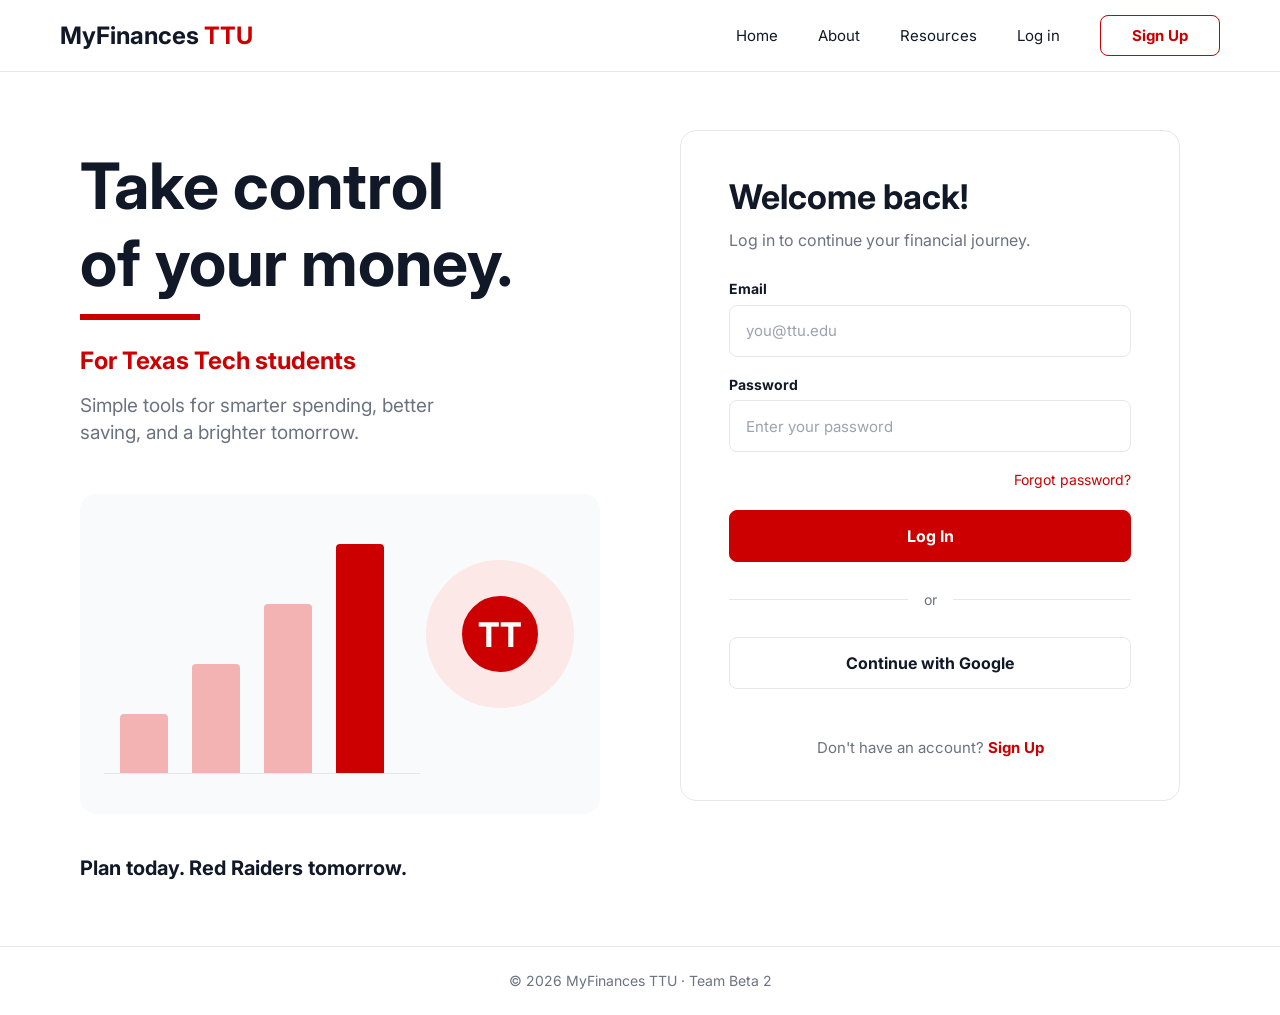
<file: index.html>
<!DOCTYPE html>
<html lang="en">
<head>
  <meta charset="UTF-8">
  <meta name="viewport" content="width=device-width, initial-scale=1.0">
  <title>MyFinances TTU – Welcome / Log in</title>
  <link rel="stylesheet" href="css/styles.css">
</head>
<body>
  <header class="site-header">
    <a class="logo" href="index.html" aria-label="MyFinances TTU home">MyFinances <span>TTU</span></a>
    <nav aria-label="Main navigation">
      <ul class="nav-list">
        <li><a href="index.html" aria-current="page">Home</a></li>
        <li><a href="#about">About</a></li>
        <li><a href="#resources">Resources</a></li>
        <li><a href="index.html#login">Log in</a></li>
        <li><a class="btn btn-outline" href="signup.html">Sign Up</a></li>
      </ul>
    </nav>
  </header>

  <main class="login-page">
    <section class="hero" aria-labelledby="hero-heading">
      <h1 id="hero-heading">Take control<br>of your money.</h1>
      <p class="hero-audience">For Texas Tech students</p>
      <p class="hero-text">Simple tools for smarter spending, better saving, and a brighter tomorrow.</p>

      <div class="hero-art" role="img" aria-label="Bar chart showing savings growing next to the Texas Tech TT badge">
        <span class="bar bar-1"></span>
        <span class="bar bar-2"></span>
        <span class="bar bar-3"></span>
        <span class="bar bar-4"></span>
        <span class="badge">TT</span>
      </div>

      <p class="hero-tagline">Plan today. Red Raiders tomorrow.</p>
    </section>

    <section class="login-card" id="login" aria-labelledby="login-heading">
      <h2 id="login-heading">Welcome back!</h2>
      <p class="login-intro">Log in to continue your financial journey.</p>

      <form class="login-form" action="dashboard.html">
        <label for="email">Email</label>
        <input type="email" id="email" placeholder="you@ttu.edu" autocomplete="email" required>

        <label for="password">Password</label>
        <input type="password" id="password" placeholder="Enter your password" autocomplete="current-password" required>

        <a class="forgot-link" href="#login">Forgot password?</a>

        <button type="submit" class="btn btn-primary">Log In</button>

        <p class="divider"><span>or</span></p>

        <button type="button" class="btn btn-secondary">Continue with Google</button>
      </form>

      <p class="signup-prompt">Don't have an account? <a href="signup.html">Sign Up</a></p>
    </section>
  </main>

  <footer class="site-footer">
    <p>&copy; 2026 MyFinances TTU &middot; Team Beta 2</p>
  </footer>
</body>
</html>
</file>
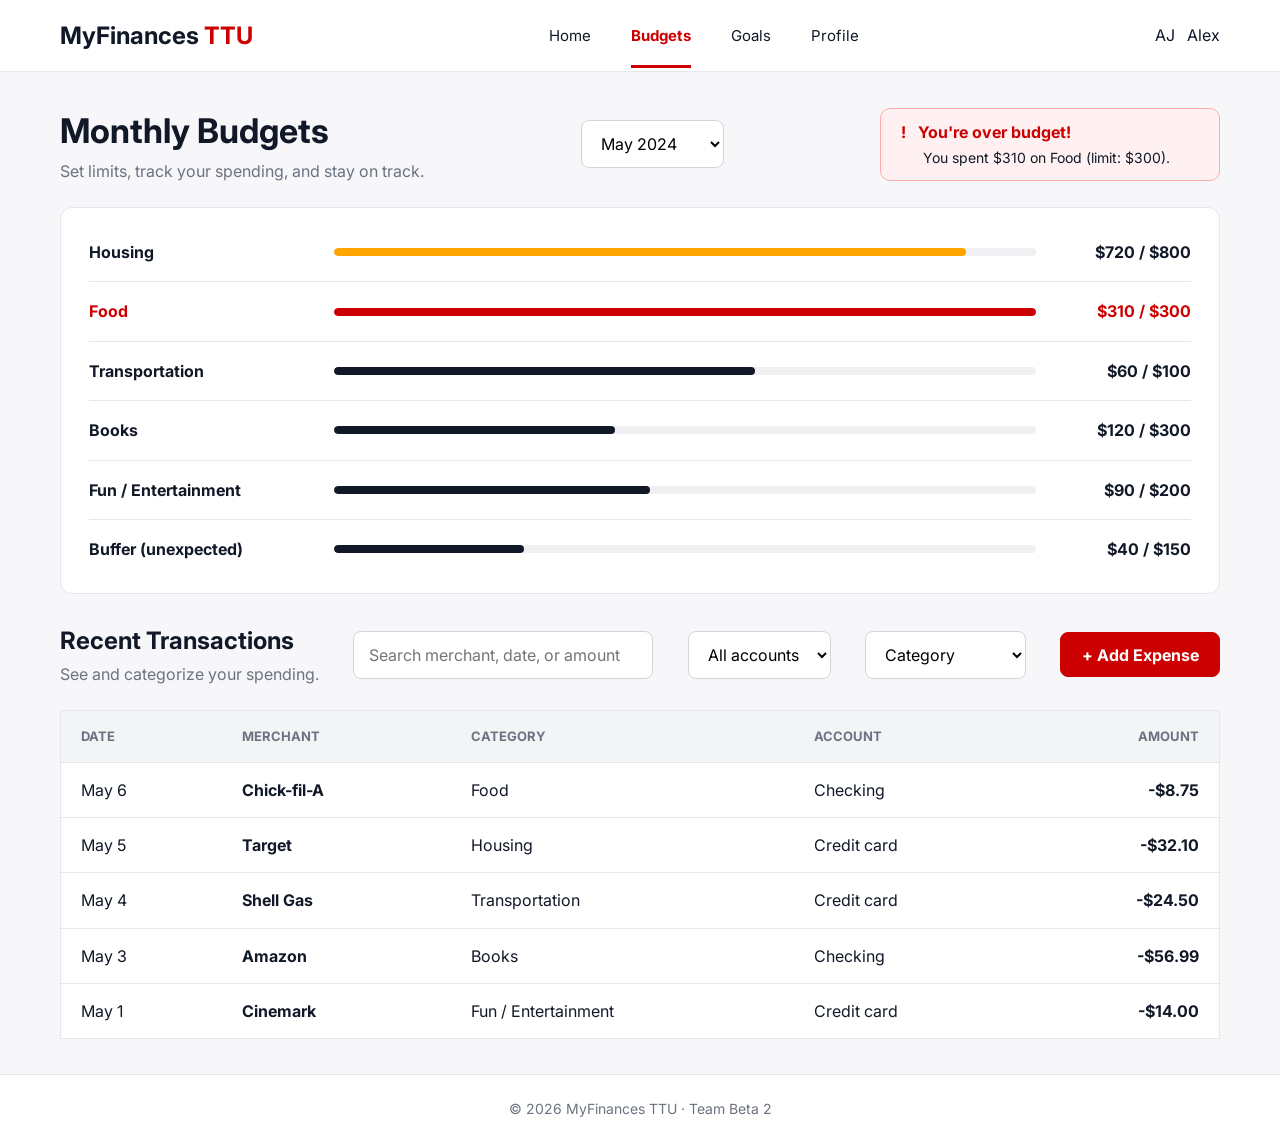
<file: budget.html>
<!DOCTYPE html>
<html lang="en">
<head>
    <meta charset="UTF-8">
    <meta name="viewport" content="width=device-width, initial-scale=1.0">
    <title>Monthly Budgets - MyFinances TTU</title>
    <link rel="stylesheet" href="css/styles.css">
</head>
<body>

    <header class="site-header">
        <a class="logo" href="index.html">
            MyFinances <span>TTU</span>
        </a>

        <nav>
            <ul class="nav-list">
                <li><a href="index.html">Home</a></li>
                <li><a href="budgets.html" class="budget-active">Budgets</a></li>
                <li><a href="goals.html">Goals</a></li>
                <li><a href="profile.html">Profile</a></li>
            </ul>
        </nav>

        <p>AJ &nbsp; Alex</p>
    </header>

    <main class="budget-page">

        <section class="budget-heading">
            <div>
                <h1>Monthly Budgets</h1>
                <p>Set limits, track your spending, and stay on track.</p>
            </div>

            <select aria-label="Select month">
                <option>May 2024</option>
                <option>April 2024</option>
                <option>March 2024</option>
            </select>

            <div class="budget-alert">
                <strong>! &nbsp; You're over budget!</strong>
                <p>You spent $310 on Food (limit: $300).</p>
            </div>
        </section>

        <section class="budget-card">

            <div class="budget-row">
                <strong>Housing</strong>
                <div class="budget-bar">
                    <div class="budget-fill housing-bar"></div>
                </div>
                <strong>$720 / $800</strong>
            </div>

            <div class="budget-row">
                <strong class="budget-red">Food</strong>
                <div class="budget-bar">
                    <div class="budget-fill food-bar"></div>
                </div>
                <strong class="budget-red">$310 / $300</strong>
            </div>

            <div class="budget-row">
                <strong>Transportation</strong>
                <div class="budget-bar">
                    <div class="budget-fill transport-bar"></div>
                </div>
                <strong>$60 / $100</strong>
            </div>

            <div class="budget-row">
                <strong>Books</strong>
                <div class="budget-bar">
                    <div class="budget-fill books-bar"></div>
                </div>
                <strong>$120 / $300</strong>
            </div>

            <div class="budget-row">
                <strong>Fun / Entertainment</strong>
                <div class="budget-bar">
                    <div class="budget-fill fun-bar"></div>
                </div>
                <strong>$90 / $200</strong>
            </div>

            <div class="budget-row">
                <strong>Buffer (unexpected)</strong>
                <div class="budget-bar">
                    <div class="budget-fill buffer-bar"></div>
                </div>
                <strong>$40 / $150</strong>
            </div>

        </section>

        <section class="transactions">

            <div class="transactions-heading">
                <div>
                    <h2>Recent Transactions</h2>
                    <p>See and categorize your spending.</p>
                </div>

                <input type="search"
                       placeholder="Search merchant, date, or amount"
                       aria-label="Search transactions">

                <select aria-label="Select account">
                    <option>All accounts</option>
                    <option>Checking</option>
                    <option>Credit card</option>
                </select>

                <select aria-label="Select category">
                    <option>Category</option>
                    <option>Food</option>
                    <option>Housing</option>
                    <option>Transportation</option>
                    <option>Books</option>
                </select>

                <button type="button" class="btn btn-primary budget-add">
                    + Add Expense
                </button>
            </div>

            <table class="budget-table">
                <thead>
                    <tr>
                        <th>Date</th>
                        <th>Merchant</th>
                        <th>Category</th>
                        <th>Account</th>
                        <th>Amount</th>
                    </tr>
                </thead>

                <tbody>
                    <tr>
                        <td>May 6</td>
                        <td>Chick-fil-A</td>
                        <td>Food</td>
                        <td>Checking</td>
                        <td>-$8.75</td>
                    </tr>

                    <tr>
                        <td>May 5</td>
                        <td>Target</td>
                        <td>Housing</td>
                        <td>Credit card</td>
                        <td>-$32.10</td>
                    </tr>

                    <tr>
                        <td>May 4</td>
                        <td>Shell Gas</td>
                        <td>Transportation</td>
                        <td>Credit card</td>
                        <td>-$24.50</td>
                    </tr>

                    <tr>
                        <td>May 3</td>
                        <td>Amazon</td>
                        <td>Books</td>
                        <td>Checking</td>
                        <td>-$56.99</td>
                    </tr>

                    <tr>
                        <td>May 1</td>
                        <td>Cinemark</td>
                        <td>Fun / Entertainment</td>
                        <td>Credit card</td>
                        <td>-$14.00</td>
                    </tr>
                </tbody>
            </table>
        </section>

    </main>

    <footer class="site-footer">
        <p>&copy; 2026 MyFinances TTU &middot; Team Beta 2</p>
    </footer>

</body>
</html>
</file>
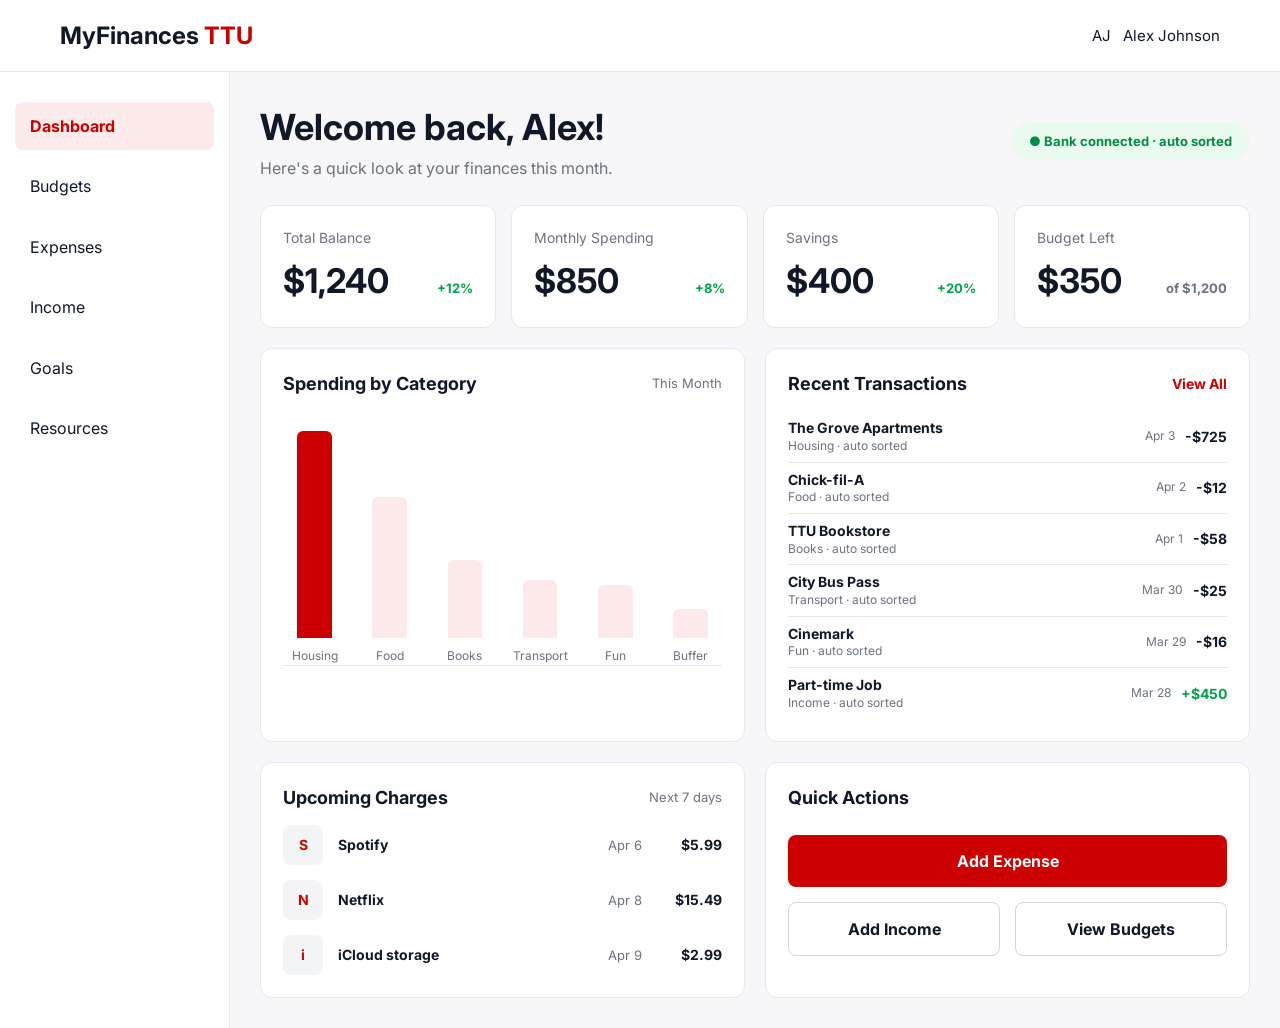
<file: dashboard.html>
<!DOCTYPE html>
<html lang="en">
<head>
    <meta charset="UTF-8">
    <meta name="viewport" content="width=device-width, initial-scale=1.0">
    <title>Dashboard - MyFinances TTU</title>
    <link rel="stylesheet" href="css/styles.css">
</head>
<body>

    <header class="site-header">
        <a class="logo" href="index.html">
            MyFinances <span>TTU</span>
        </a>
        <p class="dashboard-user">AJ &nbsp; Alex Johnson</p>
    </header>

    <div class="dashboard-layout">

        <aside class="dashboard-sidebar">
            <nav>
                <ul>
                    <li><a class="dashboard-selected" href="dashboard.html">Dashboard</a></li>
                    <li><a href="budgets.html">Budgets</a></li>
                    <li><a href="#expenses">Expenses</a></li>
                    <li><a href="#income">Income</a></li>
                    <li><a href="goals.html">Goals</a></li>
                    <li><a href="#resources">Resources</a></li>
                </ul>
            </nav>
        </aside>

        <main class="dashboard-main">

            <section class="dashboard-welcome">
                <div>
                    <h1>Welcome back, Alex!</h1>
                    <p>Here's a quick look at your finances this month.</p>
                </div>
                <span class="dashboard-connected">
                    ● Bank connected · auto sorted
                </span>
            </section>

            <section class="dashboard-summary">

                <div class="dashboard-box">
                    <p>Total Balance</p>
                    <h2>$1,240 <span>+12%</span></h2>
                </div>

                <div class="dashboard-box">
                    <p>Monthly Spending</p>
                    <h2>$850 <span>+8%</span></h2>
                </div>

                <div class="dashboard-box">
                    <p>Savings</p>
                    <h2>$400 <span>+20%</span></h2>
                </div>

                <div class="dashboard-box">
                    <p>Budget Left</p>
                    <h2>$350 <small>of $1,200</small></h2>
                </div>

            </section>

            <section class="dashboard-grid">

                <div class="dashboard-card">
                    <div class="dashboard-card-title">
                        <h3>Spending by Category</h3>
                        <p>This Month</p>
                    </div>

                    <div class="dashboard-chart">
                        <div class="dashboard-chart-item">
                            <div class="dashboard-column chart-housing"></div>
                            <p>Housing</p>
                        </div>

                        <div class="dashboard-chart-item">
                            <div class="dashboard-column chart-food"></div>
                            <p>Food</p>
                        </div>

                        <div class="dashboard-chart-item">
                            <div class="dashboard-column chart-books"></div>
                            <p>Books</p>
                        </div>

                        <div class="dashboard-chart-item">
                            <div class="dashboard-column chart-transport"></div>
                            <p>Transport</p>
                        </div>

                        <div class="dashboard-chart-item">
                            <div class="dashboard-column chart-fun"></div>
                            <p>Fun</p>
                        </div>

                        <div class="dashboard-chart-item">
                            <div class="dashboard-column chart-buffer"></div>
                            <p>Buffer</p>
                        </div>
                    </div>
                </div>

                <div class="dashboard-card">
                    <div class="dashboard-card-title">
                        <h3>Recent Transactions</h3>
                        <a href="budgets.html">View All</a>
                    </div>

                    <div class="dashboard-transaction">
                        <div>
                            <strong>The Grove Apartments</strong>
                            <p>Housing · auto sorted</p>
                        </div>
                        <span>Apr 3</span>
                        <strong>-$725</strong>
                    </div>

                    <div class="dashboard-transaction">
                        <div>
                            <strong>Chick-fil-A</strong>
                            <p>Food · auto sorted</p>
                        </div>
                        <span>Apr 2</span>
                        <strong>-$12</strong>
                    </div>

                    <div class="dashboard-transaction">
                        <div>
                            <strong>TTU Bookstore</strong>
                            <p>Books · auto sorted</p>
                        </div>
                        <span>Apr 1</span>
                        <strong>-$58</strong>
                    </div>

                    <div class="dashboard-transaction">
                        <div>
                            <strong>City Bus Pass</strong>
                            <p>Transport · auto sorted</p>
                        </div>
                        <span>Mar 30</span>
                        <strong>-$25</strong>
                    </div>

                    <div class="dashboard-transaction">
                        <div>
                            <strong>Cinemark</strong>
                            <p>Fun · auto sorted</p>
                        </div>
                        <span>Mar 29</span>
                        <strong>-$16</strong>
                    </div>

                    <div class="dashboard-transaction">
                        <div>
                            <strong>Part-time Job</strong>
                            <p>Income · auto sorted</p>
                        </div>
                        <span>Mar 28</span>
                        <strong class="dashboard-positive">+$450</strong>
                    </div>
                </div>

                <div class="dashboard-card">
                    <div class="dashboard-card-title">
                        <h3>Upcoming Charges</h3>
                        <p>Next 7 days</p>
                    </div>

                    <div class="dashboard-charge">
                        <span class="dashboard-charge-icon">S</span>
                        <strong>Spotify</strong>
                        <span>Apr 6</span>
                        <strong>$5.99</strong>
                    </div>

                    <div class="dashboard-charge">
                        <span class="dashboard-charge-icon">N</span>
                        <strong>Netflix</strong>
                        <span>Apr 8</span>
                        <strong>$15.49</strong>
                    </div>

                    <div class="dashboard-charge">
                        <span class="dashboard-charge-icon">i</span>
                        <strong>iCloud storage</strong>
                        <span>Apr 9</span>
                        <strong>$2.99</strong>
                    </div>
                </div>

                <div class="dashboard-card">
                    <div class="dashboard-card-title">
                        <h3>Quick Actions</h3>
                    </div>

                    <div class="dashboard-actions">
                        <button type="button" class="dashboard-add">
                            Add Expense
                        </button>

                        <div class="dashboard-action-row">
                            <button type="button">Add Income</button>
                            <a href="budgets.html">View Budgets</a>
                        </div>
                    </div>
                </div>

            </section>
        </main>
    </div>

</body>
</html>
</file>
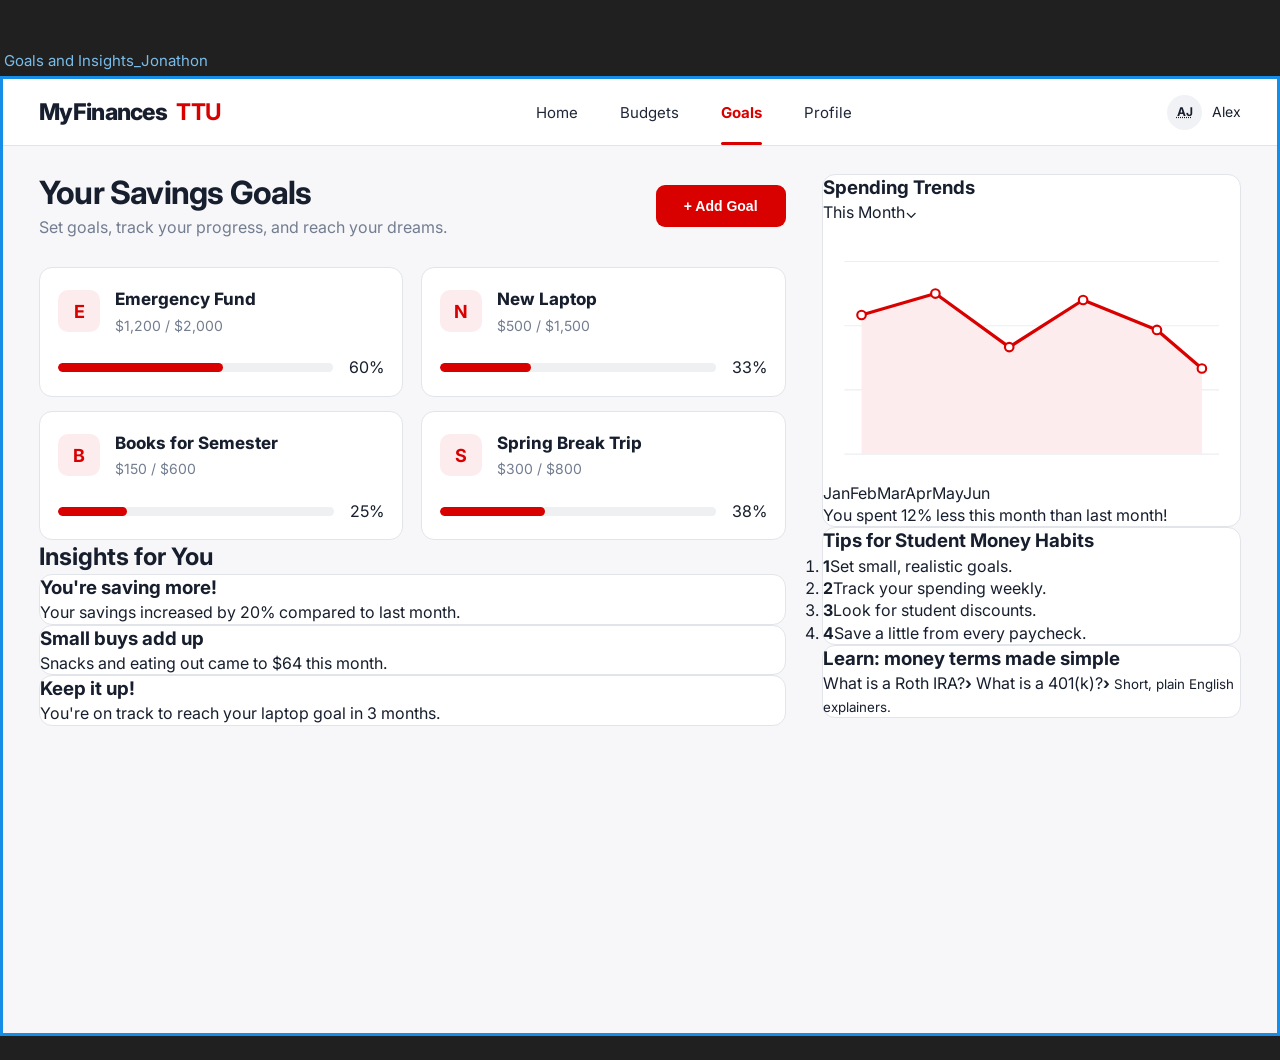
<file: goals.html>
<!DOCTYPE html>

<html lang="en">
<head>
<meta charset="utf-8"/>
<meta content="width=device-width, initial-scale=1.0" name="viewport"/>
<title>MyFinances TTU | Savings Goals</title>
<link rel="stylesheet" href="css/styles.css">
</head>
<body class="goals-page">
<header class="project-label">Goals and Insights_Jonathon</header>
<section aria-label="MyFinances dashboard" class="app">
<header class="topbar">
<p class="brand">MyFinances <strong>TTU</strong></p>
<nav aria-label="Main navigation">
<a href="#">Home</a><a href="#">Budgets</a><a class="active" href="#">Goals</a><a href="#">Profile</a>
</nav>
<section aria-label="Signed in user" class="profile"><abbr class="avatar" title="Alex">AJ</abbr><p>Alex</p></section>
</header>
<main>
<section class="left-column">
<header class="main-heading">
<section>
<h1>Your Savings Goals</h1>
<p class="subtitle">Set goals, track your progress, and reach your dreams.</p>
</section>
<button onclick="addGoal()" type="button">+ Add Goal</button>
</header>
<section aria-label="Your savings goals" class="goals-grid" id="goals">
<article class="goal-card">
<header class="goal-top"><strong class="goal-icon">E</strong><section><h2 class="goal-name">Emergency Fund</h2><p class="goal-amount">$1,200 / $2,000</p></section></header>
<footer class="progress-row"><progress class="track" max="100" value="60">60%</progress><output class="percent">60%</output></footer>
</article>
<article class="goal-card">
<header class="goal-top"><strong class="goal-icon">N</strong><section><h2 class="goal-name">New Laptop</h2><p class="goal-amount">$500 / $1,500</p></section></header>
<footer class="progress-row"><progress class="track" max="100" value="33">33%</progress><output class="percent">33%</output></footer>
</article>
<article class="goal-card">
<header class="goal-top"><strong class="goal-icon">B</strong><section><h2 class="goal-name">Books for Semester</h2><p class="goal-amount">$150 / $600</p></section></header>
<footer class="progress-row"><progress class="track" max="100" value="25">25%</progress><output class="percent">25%</output></footer>
</article>
<article class="goal-card">
<header class="goal-top"><strong class="goal-icon">S</strong><section><h2 class="goal-name">Spring Break Trip</h2><p class="goal-amount">$300 / $800</p></section></header>
<footer class="progress-row"><progress class="track" max="100" value="38">38%</progress><output class="percent">38%</output></footer>
</article>
</section>
<h2>Insights for You</h2>
<section aria-label="Savings insights" class="insights-grid">
<article class="insight-card">
<h3 class="insight-title"><strong class="dot green"></strong>You're saving more!</h3>
<p>Your savings increased by 20% compared to last month.</p>
</article>
<article class="insight-card">
<h3 class="insight-title"><strong class="dot orange"></strong>Small buys add up</h3>
<p>Snacks and eating out came to $64 this month.</p>
</article>
<article class="insight-card">
<h3 class="insight-title"><strong class="dot red"></strong>Keep it up!</h3>
<p>You're on track to reach your laptop goal in 3 months.</p>
</article>
</section>
</section>
<aside class="right-column">
<section class="panel chart-panel">
<header class="panel-heading"><h3>Spending Trends</h3><p class="period">This Month⌄</p></header>
<figure><svg aria-label="Spending trend line from January to June" class="chart" role="img" viewbox="0 0 390 236">
<g stroke="#eceef1" stroke-width="1">
<line x1="20" x2="370" y1="35" y2="35"></line><line x1="20" x2="370" y1="95" y2="95"></line>
<line x1="20" x2="370" y1="155" y2="155"></line><line x1="20" x2="370" y1="215" y2="215"></line>
</g>
<path d="M36 85 L105 65 L174 115 L243 71 L312 99 L354 135 L354 215 L36 215 Z" fill="#fdeced"></path>
<polyline fill="none" points="36,85 105,65 174,115 243,71 312,99 354,135" stroke="#d90000" stroke-linecap="round" stroke-linejoin="round" stroke-width="3"></polyline>
<g fill="#fff" stroke="#d90000" stroke-width="2">
<circle cx="36" cy="85" r="4"></circle><circle cx="105" cy="65" r="4"></circle><circle cx="174" cy="115" r="4"></circle>
<circle cx="243" cy="71" r="4"></circle><circle cx="312" cy="99" r="4"></circle><circle cx="354" cy="135" r="4"></circle>
</g>
</svg></figure>
<figcaption class="chart-labels"><time datetime="2026-01">Jan</time><time datetime="2026-02">Feb</time><time datetime="2026-03">Mar</time><time datetime="2026-04">Apr</time><time datetime="2026-05">May</time><time datetime="2026-06">Jun</time></figcaption>
<div class="notice">You spent 12% less this month than last month!</div>
</section>
<section class="panel tips">
<h3>Tips for Student Money Habits</h3>




<ol><li class="tip"><strong class="tip-num">1</strong>Set small, realistic goals.</li><li class="tip"><strong class="tip-num">2</strong>Track your spending weekly.</li><li class="tip"><strong class="tip-num">3</strong>Look for student discounts.</li><li class="tip"><strong class="tip-num">4</strong>Save a little from every paycheck.</li></ol></section>
<section class="panel learn">
<h3>Learn: money terms made simple</h3>
<a class="learn-link" href="#">What is a Roth IRA?<strong class="chevron">›</strong></a>
<a class="learn-link" href="#">What is a 401(k)?<strong class="chevron">›</strong></a>
<small>Short, plain English explainers.</small>
</section>
</aside>
</main>
</section>
<script>
function addGoal() {
  const name = prompt("What are you saving for?");
  if (!name || !name.trim()) return;
  const target = Number(prompt("What is your savings target in dollars?"));
  if (!Number.isFinite(target) || target <= 0) {
    alert("Please enter a valid target amount.");
    return;
  }

  const card = document.createElement("article");
  card.className = "goal-card";
  const header = document.createElement("header");
  header.className = "goal-top";
  const icon = document.createElement("strong");
  icon.className = "goal-icon";
  icon.setAttribute("aria-hidden", "true");
  icon.textContent = name.trim().charAt(0).toUpperCase();

  const details = document.createElement("section");
  details.className = "goal-details";
  const heading = document.createElement("h2");
  heading.className = "goal-name";
  heading.textContent = name.trim();
  const amount = document.createElement("p");
  amount.className = "goal-amount";
  amount.textContent = `$0 / $${target.toLocaleString()}`;
  details.append(heading, amount);
  header.append(icon, details);

  const footer = document.createElement("footer");
  footer.className = "progress-row";
  const progress = document.createElement("progress");
  progress.className = "track";
  progress.max = 100;
  progress.value = 0;
  progress.setAttribute("aria-label", `${name.trim()} progress`);
  const output = document.createElement("output");
  output.className = "percent";
  output.textContent = "0%";
  footer.append(progress, output);
  card.append(header, footer);
  document.getElementById("goals").appendChild(card);
}
</script>
</body>
</html>
</file>
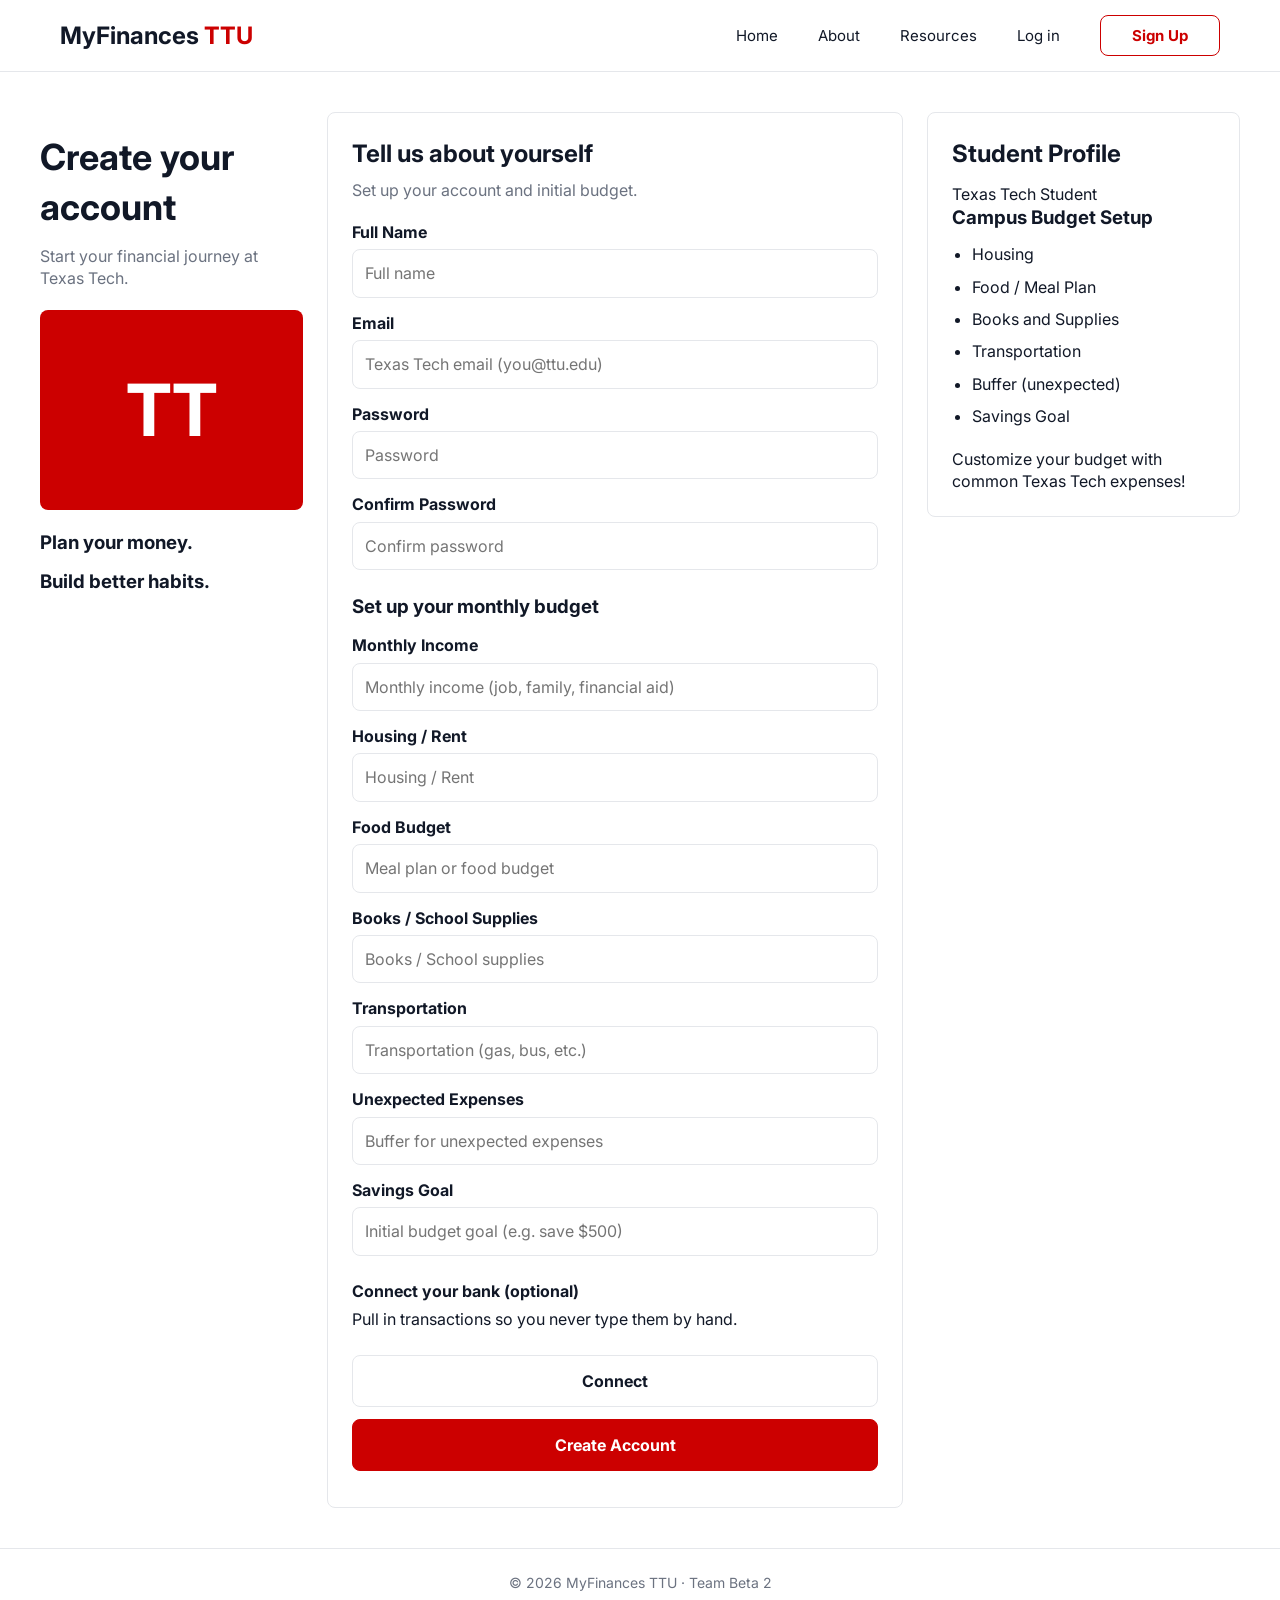
<file: signup.html>
<!DOCTYPE html>
<html lang="en">
<head>
    <meta charset="UTF-8">
    <meta name="viewport" content="width=device-width, initial-scale=1.0">
    <title>Sign Up - MyFinances TTU</title>
    <link rel="stylesheet" href="css/styles.css">
</head>
<body>

    <header class="site-header">
        <a class="logo" href="index.html">MyFinances <span>TTU</span></a>
        <nav>
            <ul class="nav-list">
                <li><a href="index.html">Home</a></li>
                <li><a href="index.html#about">About</a></li>
                <li><a href="index.html#resources">Resources</a></li>
                <li><a href="index.html#login">Log in</a></li>
                <li><a class="btn btn-outline" href="signup.html">Sign Up</a></li>
            </ul>
        </nav>
    </header>

    <main class="signup-page">
        <section class="signup-intro">
            <h1>Create your account</h1>
            <p>Start your financial journey at Texas Tech.</p>

            <div class="signup-art">TT</div>

            <h3>Plan your money.</h3>
            <h3>Build better habits.</h3>
        </section>

        <section class="signup-card">
            <h2>Tell us about yourself</h2>
            <p>Set up your account and initial budget.</p>

            <form class="signup-form" action="dashboard.html">
                <label for="fullname">Full Name</label>
                <input type="text" id="fullname" name="fullname"
                       placeholder="Full name" required>

                <label for="email">Email</label>
                <input type="email" id="email" name="email"
                       placeholder="Texas Tech email (you@ttu.edu)" required>

                <label for="password">Password</label>
                <input type="password" id="password" name="password"
                       placeholder="Password" required>

                <label for="confirm-password">Confirm Password</label>
                <input type="password" id="confirm-password"
                       name="confirm-password"
                       placeholder="Confirm password" required>

                <h3>Set up your monthly budget</h3>

                <label for="income">Monthly Income</label>
                <input type="number" id="income" name="income"
                       placeholder="Monthly income (job, family, financial aid)">

                <label for="housing">Housing / Rent</label>
                <input type="number" id="housing" name="housing"
                       placeholder="Housing / Rent">

                <label for="food">Food Budget</label>
                <input type="number" id="food" name="food"
                       placeholder="Meal plan or food budget">

                <label for="books">Books / School Supplies</label>
                <input type="number" id="books" name="books"
                       placeholder="Books / School supplies">

                <label for="transport">Transportation</label>
                <input type="number" id="transport" name="transport"
                       placeholder="Transportation (gas, bus, etc.)">

                <label for="buffer">Unexpected Expenses</label>
                <input type="number" id="buffer" name="buffer"
                       placeholder="Buffer for unexpected expenses">

                <label for="goal">Savings Goal</label>
                <input type="number" id="goal" name="goal"
                       placeholder="Initial budget goal (e.g. save $500)">

                <h4>Connect your bank (optional)</h4>
                <p>Pull in transactions so you never type them by hand.</p>
                <button type="button" class="btn btn-secondary">Connect</button>

                <p>
                    <button type="submit" class="btn btn-primary">Create Account</button>
                </p>
            </form>
        </section>

        <aside class="signup-profile">
            <h2>Student Profile</h2>
            <p>Texas Tech Student</p>

            <h3>Campus Budget Setup</h3>

            <ul>
                <li>Housing</li>
                <li>Food / Meal Plan</li>
                <li>Books and Supplies</li>
                <li>Transportation</li>
                <li>Buffer (unexpected)</li>
                <li>Savings Goal</li>
            </ul>

            <p>Customize your budget with common Texas Tech expenses!</p>
        </aside>
    </main>

    <footer class="site-footer">
        <p>&copy; 2026 MyFinances TTU &middot; Team Beta 2</p>
    </footer>

</body>
</html>
</file>
<file: css/styles.css>
/* Index.html page styling */

@import url("https://fonts.googleapis.com/css2?family=Inter:wght@400;700&display=swap");

/* ===== Shared: variables and reset (all pages) ===== */
:root {
  --red: #cc0000;
  --text: #111827;
  --muted: #6b7280;
  --placeholder: #9ca3af;
  --border: #e5e7eb;
  --bg: #ffffff;
  --radius: 8px;
}

* {
  box-sizing: border-box;
  margin: 0;
  padding: 0;
}

body {
  font-family: Inter, Arial, sans-serif;
  color: var(--text);
  background: var(--bg);
  line-height: 1.4;
  min-height: 100vh;
  display: flex;
  flex-direction: column;
}

a {
  color: inherit;
  text-decoration: none;
}

a:focus-visible,
button:focus-visible,
input:focus-visible {
  outline: 2px solid var(--red);
  outline-offset: 2px;
}

/* ===== Shared: header and navigation (all pages) ===== */
.site-header {
  display: flex;
  justify-content: space-between;
  align-items: center;
  min-height: 72px;
  padding: 0 60px;
  border-bottom: 1px solid var(--border);
}

.logo {
  font-size: 24px;
  font-weight: 700;
}

.logo span {
  color: var(--red);
}

.nav-list {
  display: flex;
  align-items: center;
  gap: 40px;
  list-style: none;
  font-size: 15px;
}

.nav-list a:hover {
  color: var(--red);
}

/* ===== Shared: buttons (all pages) ===== */
.btn {
  display: inline-block;
  font-family: inherit;
  font-size: 16px;
  font-weight: 700;
  text-align: center;
  border-radius: var(--radius);
  cursor: pointer;
}

.btn-outline {
  width: 120px;
  padding: 9px 0;
  font-size: 15px;
  color: var(--red);
  border: 1px solid var(--red);
}

.btn-outline:hover {
  background: var(--red);
  color: #ffffff;
}

.btn-primary {
  width: 100%;
  height: 52px;
  color: #ffffff;
  background: var(--red);
  border: 1px solid var(--red);
}

.btn-primary:hover {
  background: #a80000;
}

.btn-secondary {
  width: 100%;
  height: 52px;
  color: var(--text);
  background: #ffffff;
  border: 1px solid var(--border);
}

.btn-secondary:hover {
  border-color: var(--text);
}

/* ===== Shared: footer (all pages) ===== */
.site-footer {
  margin-top: auto;
  padding: 24px 60px;
  border-top: 1px solid var(--border);
  color: var(--muted);
  font-size: 14px;
  text-align: center;
}

/* ===== Welcome / Login page (Faizan) ===== */
.login-page {
  display: flex;
  justify-content: space-between;
  align-items: flex-start;
  gap: 60px;
  width: 100%;
  max-width: 1440px;
  margin: 0 auto;
  padding: 58px 100px 64px 80px;
}

.hero {
  flex: 1;
  max-width: 600px;
  padding-top: 18px;
}

.hero h1 {
  font-size: 64px;
  font-weight: 700;
  line-height: 1.2;
}

.hero h1::after {
  content: "";
  display: block;
  width: 120px;
  height: 6px;
  margin-top: 12px;
  background: var(--red);
}

.hero-audience {
  margin-top: 24px;
  font-size: 24px;
  font-weight: 700;
  color: var(--red);
}

.hero-text {
  max-width: 360px;
  margin-top: 16px;
  font-size: 19px;
  color: var(--muted);
}

.hero-art {
  position: relative;
  width: 100%;
  max-width: 520px;
  height: 320px;
  margin-top: 48px;
  background: #f9fafb;
  border-radius: 16px;
}

.hero-art::after {
  content: "";
  position: absolute;
  left: 24px;
  bottom: 40px;
  width: 316px;
  height: 1px;
  background: var(--border);
}

.bar {
  position: absolute;
  bottom: 40px;
  width: 48px;
  border-radius: 4px 4px 0 0;
  background: #f3b3b3;
}

.bar-1 { left: 40px;  height: 60px; }
.bar-2 { left: 112px; height: 110px; }
.bar-3 { left: 184px; height: 170px; }
.bar-4 { left: 256px; height: 230px; background: var(--red); }

.badge {
  position: absolute;
  top: 66px;
  right: 26px;
  display: flex;
  justify-content: center;
  align-items: center;
  width: 148px;
  height: 148px;
  border: 36px solid #fde8e8;
  border-radius: 50%;
  background: var(--red);
  color: #ffffff;
  font-size: 34px;
  font-weight: 700;
}

.hero-tagline {
  margin-top: 40px;
  font-size: 20px;
  font-weight: 700;
}

.login-card {
  width: 500px;
  max-width: 100%;
  padding: 42px 48px;
  border: 1px solid var(--border);
  border-radius: 16px;
  background: #ffffff;
}

.login-card h2 {
  font-size: 34px;
  font-weight: 700;
}

.login-intro {
  margin-top: 8px;
  font-size: 16px;
  color: var(--muted);
}

.login-form {
  display: flex;
  flex-direction: column;
  margin-top: 28px;
}

.login-form label {
  margin-bottom: 6px;
  font-size: 14px;
  font-weight: 700;
}

.login-form input {
  height: 52px;
  margin-bottom: 18px;
  padding: 0 16px;
  font-family: inherit;
  font-size: 15px;
  color: var(--text);
  border: 1px solid var(--border);
  border-radius: var(--radius);
}

.login-form input::placeholder {
  color: var(--placeholder);
}

.forgot-link {
  align-self: flex-end;
  margin-bottom: 20px;
  font-size: 14px;
  color: var(--red);
}

.forgot-link:hover,
.signup-prompt a:hover {
  text-decoration: underline;
}

.divider {
  display: flex;
  align-items: center;
  gap: 16px;
  margin: 28px 0;
  font-size: 14px;
  color: var(--muted);
}

.divider::before,
.divider::after {
  content: "";
  flex: 1;
  height: 1px;
  background: var(--border);
}

.signup-prompt {
  margin-top: 48px;
  font-size: 15px;
  color: var(--muted);
  text-align: center;
}

.signup-prompt a {
  font-weight: 700;
  color: var(--red);
}

/* ===== Responsive ===== */
@media (max-width: 1024px) {
  .site-header {
    padding: 0 24px;
  }

  .nav-list {
    gap: 20px;
  }

  .login-page {
    flex-direction: column;
    align-items: center;
    padding: 40px 24px;
  }

  .hero {
    max-width: 520px;
    padding-top: 0;
  }

  .hero h1 {
    font-size: 44px;
  }
}

@media (max-width: 600px) {
  .site-header {
    flex-direction: column;
    gap: 12px;
    padding: 16px;
  }

  .nav-list {
    flex-wrap: wrap;
    justify-content: center;
    gap: 12px 16px;
  }

  .hero h1 {
    font-size: 36px;
  }

  .hero-art {
    display: none;
  }

  .login-card {
    padding: 32px 24px;
  }

  .site-footer {
    padding: 24px 16px;
  }
}


/*Signup.html page styling*/

.signup-page {
    display: flex;
    gap: 24px;
    max-width: 1400px;
    margin: 40px auto;
    padding: 0 40px;
    align-items: flex-start;
}

.signup-intro {
    flex: 1;
    padding-top: 20px;
}

.signup-intro h1 {
    font-size: 36px;
    margin-bottom: 12px;
}

.signup-intro p {
    color: var(--muted);
    margin-bottom: 20px;
}

.signup-art {
    background: #cc0000;
    color: white;
    font-size: 72px;
    font-weight: bold;
    text-align: center;
    padding: 50px 10px;
    border-radius: 8px;
    margin-bottom: 20px;
}

.signup-intro h3 {
    margin-top: 12px;
}

.signup-card {
    flex: 2;
    padding: 24px;
    border: 1px solid var(--border);
    border-radius: 8px;
}

.signup-card h2 {
    margin-bottom: 8px;
}

.signup-card > p {
    color: var(--muted);
    margin-bottom: 20px;
}

.signup-form label {
    display: block;
    margin: 14px 0 6px;
    font-weight: bold;
}

.signup-form input {
    width: 100%;
    padding: 12px;
    border: 1px solid var(--border);
    border-radius: 8px;
    font: inherit;
}

.signup-form h3 {
    margin-top: 24px;
}

.signup-form h4 {
    margin: 24px 0 6px;
}

.signup-form p {
    margin-bottom: 12px;
}

.signup-form .btn {
    margin-top: 12px;
}

.signup-profile {
    flex: 1;
    padding: 24px;
    border: 1px solid var(--border);
    border-radius: 8px;
}

.signup-profile h2,
.signup-profile h3 {
    margin-bottom: 12px;
}

.signup-profile ul {
    margin: 12px 0 20px 20px;
}

.signup-profile li {
    margin-bottom: 10px;
}

@media (max-width: 900px) {
    .signup-page {
        flex-direction: column;
        padding: 0 24px;
    }

    .signup-intro,
    .signup-card,
    .signup-profile {
        width: 100%;
    }
}

/* Monthly Budgets page */

.budget-page {
    background: #f7f7f9;
    padding: 35px 60px;
    flex: 1;
}

.budget-active {
    color: #cc0000;
    font-weight: bold;
    border-bottom: 3px solid #cc0000;
    padding-bottom: 20px;
}

.budget-heading {
    display: flex;
    justify-content: space-between;
    align-items: center;
    gap: 30px;
    margin-bottom: 25px;
}

.budget-heading h1 {
    font-size: 34px;
}

.budget-heading p,
.transactions-heading p {
    color: #6b7280;
    margin-top: 5px;
}

.budget-heading select,
.transactions-heading select,
.transactions-heading input {
    padding: 12px 15px;
    border: 1px solid #d1d5db;
    border-radius: 8px;
    background: white;
    font: inherit;
}

.budget-alert {
    background: #fff1f1;
    border: 1px solid #ffaaaa;
    border-radius: 10px;
    padding: 12px 20px;
    min-width: 340px;
}

.budget-alert strong {
    color: #cc0000;
}

.budget-alert p {
    color: #111827;
    margin-left: 22px;
    font-size: 14px;
}

.budget-card {
    background: white;
    border: 1px solid #e5e7eb;
    border-radius: 12px;
    padding: 15px 28px;
    margin-bottom: 30px;
}

.budget-row {
    display: flex;
    align-items: center;
    gap: 25px;
    padding: 18px 0;
    border-bottom: 1px solid #e5e7eb;
}

.budget-row:last-child {
    border-bottom: none;
}

.budget-row strong:first-child {
    width: 220px;
}

.budget-row strong:last-child {
    width: 130px;
    text-align: right;
}

.budget-bar {
    flex: 1;
    height: 8px;
    background: #f0f0f2;
    border-radius: 10px;
    overflow: hidden;
}

.budget-fill {
    height: 100%;
    background: #111827;
    border-radius: 10px;
}

.housing-bar {
    width: 90%;
    background: orange;
}

.food-bar {
    width: 100%;
    background: #cc0000;
}

.transport-bar {
    width: 60%;
}

.books-bar {
    width: 40%;
}

.fun-bar {
    width: 45%;
}

.buffer-bar {
    width: 27%;
}

.budget-red {
    color: #cc0000;
}

.transactions-heading {
    display: flex;
    align-items: center;
    justify-content: space-between;
    gap: 15px;
    margin-bottom: 25px;
}

.transactions-heading h2 {
    font-size: 24px;
}

.transactions-heading input {
    width: 300px;
}

.budget-add {
    width: 160px;
    height: 45px;
}

.budget-table {
    width: 100%;
    border-collapse: collapse;
    background: white;
    border: 1px solid #e5e7eb;
}

.budget-table th,
.budget-table td {
    padding: 16px 20px;
    text-align: left;
    border-bottom: 1px solid #e5e7eb;
}

.budget-table th {
    background: #f3f4f6;
    color: #6b7280;
    font-size: 13px;
    text-transform: uppercase;
}

.budget-table td:nth-child(2),
.budget-table td:last-child {
    font-weight: bold;
}

.budget-table td:last-child,
.budget-table th:last-child {
    text-align: right;
}

@media (max-width: 900px) {
    .budget-page {
        padding: 20px;
    }

    .budget-heading,
    .transactions-heading {
        flex-wrap: wrap;
    }

    .budget-alert {
        min-width: 100%;
    }

    .budget-row {
        gap: 10px;
    }

    .budget-row strong:first-child {
        width: 140px;
    }

    .budget-row strong:last-child {
        width: 100px;
    }

    .transactions {
        overflow-x: auto;
    }
}

/* Dashboard page */

.dashboard-user {
    font-size: 15px;
}

.dashboard-layout {
    display: flex;
    flex: 1;
    background: #f7f7f9;
}

.dashboard-sidebar {
    width: 230px;
    background: white;
    border-right: 1px solid #e5e7eb;
    padding: 30px 15px;
}

.dashboard-sidebar ul {
    list-style: none;
}

.dashboard-sidebar li {
    margin-bottom: 12px;
}

.dashboard-sidebar a {
    display: block;
    padding: 13px 15px;
    border-radius: 8px;
}

.dashboard-sidebar a:hover,
.dashboard-sidebar .dashboard-selected {
    background: #fdeaea;
    color: #cc0000;
    font-weight: bold;
}

.dashboard-main {
    flex: 1;
    padding: 30px;
    min-width: 0;
}

.dashboard-welcome {
    display: flex;
    justify-content: space-between;
    align-items: center;
    margin-bottom: 25px;
    gap: 20px;
}

.dashboard-welcome h1 {
    font-size: 36px;
    margin-bottom: 5px;
}

.dashboard-welcome p {
    color: #6b7280;
}

.dashboard-connected {
    background: #e9fbef;
    color: #008c42;
    padding: 10px 18px;
    border-radius: 25px;
    font-size: 13px;
    font-weight: bold;
}

.dashboard-summary {
    display: grid;
    grid-template-columns: repeat(4, 1fr);
    gap: 15px;
    margin-bottom: 20px;
}

.dashboard-box {
    background: white;
    border: 1px solid #e5e7eb;
    border-radius: 12px;
    padding: 22px;
}

.dashboard-box p {
    color: #6b7280;
    font-size: 14px;
    margin-bottom: 10px;
}

.dashboard-box h2 {
    font-size: 34px;
    display: flex;
    justify-content: space-between;
    align-items: baseline;
    gap: 10px;
}

.dashboard-box span {
    color: #00a34a;
    font-size: 13px;
}

.dashboard-box small {
    font-size: 13px;
    color: #6b7280;
}

.dashboard-grid {
    display: grid;
    grid-template-columns: 1fr 1fr;
    gap: 20px;
}

.dashboard-card {
    background: white;
    border: 1px solid #e5e7eb;
    border-radius: 12px;
    padding: 22px;
}

.dashboard-card-title {
    display: flex;
    justify-content: space-between;
    align-items: center;
    margin-bottom: 15px;
    gap: 10px;
}

.dashboard-card-title h3 {
    font-size: 18px;
}

.dashboard-card-title p {
    font-size: 13px;
    color: #6b7280;
}

.dashboard-card-title a {
    color: #cc0000;
    font-weight: bold;
    font-size: 14px;
}

/* Spending chart */

.dashboard-chart {
    display: flex;
    justify-content: space-around;
    align-items: flex-end;
    gap: 12px;
    height: 255px;
    border-bottom: 1px solid #e5e7eb;
    padding-top: 10px;
}

.dashboard-chart-item {
    height: 100%;
    flex: 1;
    display: flex;
    flex-direction: column;
    justify-content: flex-end;
    align-items: center;
}

.dashboard-column {
    width: 55%;
    max-width: 55px;
    background: #fceaea;
    border-radius: 6px 6px 0 0;
}

.chart-housing {
    height: 85%;
    background: #cc0000;
}

.chart-food {
    height: 58%;
}

.chart-books {
    height: 32%;
}

.chart-transport {
    height: 24%;
}

.chart-fun {
    height: 22%;
}

.chart-buffer {
    height: 12%;
}

.dashboard-chart-item p {
    color: #6b7280;
    font-size: 12px;
    margin-top: 10px;
    white-space: nowrap;
}

/* Recent transactions */

.dashboard-transaction {
    display: flex;
    justify-content: space-between;
    align-items: center;
    gap: 10px;
    border-bottom: 1px solid #e5e7eb;
    padding: 7px 0;
    font-size: 14px;
}

.dashboard-transaction:last-child {
    border-bottom: none;
}

.dashboard-transaction div {
    flex: 1;
}

.dashboard-transaction p,
.dashboard-transaction span {
    font-size: 12px;
    color: #6b7280;
}

.dashboard-positive {
    color: #00a34a;
}

/* Upcoming charges */

.dashboard-charge {
    display: flex;
    align-items: center;
    gap: 15px;
    margin-top: 15px;
    font-size: 14px;
}

.dashboard-charge-icon {
    display: flex;
    align-items: center;
    justify-content: center;
    width: 40px;
    height: 40px;
    background: #f3f4f6;
    border-radius: 8px;
    color: #cc0000;
    font-weight: bold;
}

.dashboard-charge strong:nth-child(2) {
    flex: 1;
}

.dashboard-charge span:nth-child(3) {
    color: #6b7280;
    font-size: 13px;
}

.dashboard-charge strong:last-child {
    min-width: 65px;
    text-align: right;
}

/* Quick actions */

.dashboard-actions {
    margin-top: 25px;
}

.dashboard-actions button,
.dashboard-action-row a {
    padding: 15px;
    border-radius: 8px;
    font: inherit;
    font-weight: bold;
    cursor: pointer;
    text-align: center;
}

.dashboard-add {
    width: 100%;
    background: #cc0000;
    color: white;
    border: none;
}

.dashboard-action-row {
    display: flex;
    gap: 15px;
    margin-top: 15px;
}

.dashboard-action-row button,
.dashboard-action-row a {
    flex: 1;
    background: white;
    border: 1px solid #d1d5db;
    color: #111827;
}

/* Smaller screens */

@media (max-width: 1100px) {
    .dashboard-summary {
        grid-template-columns: repeat(2, 1fr);
    }

    .dashboard-grid {
        grid-template-columns: 1fr;
    }
}

@media (max-width: 700px) {
    .dashboard-layout {
        flex-direction: column;
    }

    .dashboard-sidebar {
        width: 100%;
        padding: 10px;
    }

    .dashboard-sidebar ul {
        display: flex;
        flex-wrap: wrap;
        gap: 5px;
    }

    .dashboard-sidebar li {
        margin-bottom: 0;
    }

    .dashboard-main {
        padding: 20px;
    }

    .dashboard-welcome {
        flex-direction: column;
        align-items: flex-start;
    }

    .dashboard-summary {
        grid-template-columns: 1fr;
    }
}

/*---- Jonathon's Savings Goals Page ----*/

body.goals-page {

& {
      --red: #d90000;
      --ink: #171e2d;
      --muted: #737d90;
      --line: #e1e4e9;
      --page: #f7f7f9;
      --soft-red: #fdeced;
      --green: #159b4b;
    }
    * { box-sizing: border-box; }
    & {
      margin: 0;
      background: #202020;
      color: var(--ink);
      font-family: Inter, ui-sans-serif, system-ui, -apple-system, BlinkMacSystemFont, "Segoe UI", sans-serif;
    }
    .project-label {
      height: 76px;
      padding: 50px 4px 8px;
      color: #79bce9;
      font-size: 15px;
    }
    .app {
      width: min(100%, 1440px);
      min-height: 960px;
      margin: 0 auto 24px;
      background: var(--page);
      border: 3px solid #168ee8;
    }
    .topbar {
      height: 67px;
      padding: 0 36px;
      display: flex;
      align-items: center;
      justify-content: space-between;
      background: #fff;
      border-bottom: 1px solid var(--line);
    }
    .brand { margin: 0; font-size: 23px; font-weight: 800; letter-spacing: -.7px; white-space: nowrap; }
    .brand strong { color: var(--red); margin-left: 5px; }
    nav { display: flex; align-items: center; gap: 42px; height: 100%; }
    nav a {
      height: 100%; display: flex; align-items: center; position: relative;
      color: #202638; text-decoration: none; font-size: 15px;
    }
    nav a.active { color: var(--red); font-weight: 700; }
    nav a.active::after {
      content: ""; position: absolute; height: 3px; background: var(--red);
      bottom: 0; left: 0; right: 0; border-radius: 4px;
    }
    .profile { display: flex; align-items: center; gap: 10px; font-size: 14px; }
    .profile p { margin: 0; }
    .avatar {
      width: 35px; height: 35px; border-radius: 50%; background: #f1f2f5;
      display: grid; place-items: center; font-weight: 700; font-size: 12px;
    }
    main {
      padding: 28px 36px 50px;
      display: grid;
      grid-template-columns: minmax(0, 1.78fr) minmax(340px, 1fr);
      gap: 36px;
    }
    .main-heading {
      display: flex; align-items: center; justify-content: space-between;
      margin-bottom: 28px; gap: 16px;
    }
    h1 { margin: 0 0 4px; font-size: 32px; line-height: 1.2; letter-spacing: -.8px; }
    .subtitle { margin: 0; color: var(--muted); font-size: 16px; }
    button {
      border: 0; border-radius: 9px; background: var(--red); color: white;
      padding: 13px 28px; font-weight: 700; font-size: 14px; cursor: pointer;
      white-space: nowrap;
    }
    button:hover { background: #b90000; }
    .goals-grid {
      display: grid; grid-template-columns: repeat(2, minmax(0, 1fr)); gap: 14px 18px;
    }
    .goal-card, .panel, .insight-card {
      background: #fff; border: 1px solid var(--line); border-radius: 13px;
    }
    .goal-card { min-height: 126px; padding: 20px 18px 17px; }
    .goal-top { display: flex; align-items: center; gap: 15px; }
    .goal-icon {
      width: 42px; height: 42px; border-radius: 10px; background: var(--soft-red);
      color: var(--red); display: grid; place-items: center; font-size: 18px; font-weight: 700;
      flex: 0 0 auto;
    }
    .goal-details { min-width: 0; }
    .goal-name { font-size: 17px; font-weight: 750; margin: 0 0 4px; }
    .goal-amount { color: var(--muted); font-size: 14px; margin: 0; }
    .progress-row { display: flex; align-items: center; gap: 16px; margin-top: 21px; }
    .track { appearance: none; -webkit-appearance: none; width: 100%; height: 9px; border: 0; border-radius: 20px; flex: 1; overflow: hidden; background: #eff0f2; }
.track::-webkit-progress-bar { background: #eff0f2; border-radius: 20px; }
.track::-webkit-progress-value { background: var(--red); border-radius: 20px; }
.track::-moz-progress-bar { background: var(--red); border-radius: 20px; }
    .percent { font-size: 14px; font-weight: 750; min-width: 30px; text-align: right; }
    h2 { font-size: 23px; margin: 25px 0 17px; letter-spacing: -.4px; }
    .insights-grid { display: grid; grid-template-columns: repeat(3, minmax(0, 1fr)); gap: 18px; }
    .insight-card { min-height: 170px; padding: 24px 18px; }
    .insight-title { display: flex; align-items: center; gap: 11px; font-size: 15px; font-weight: 750; white-space: nowrap; margin: 0; }
    .dot { width: 27px; height: 27px; border-radius: 50%; flex: 0 0 auto; }
    .green { background: #17a34a; } .orange { background: #f59e0b; } .red { background: var(--red); }
    .insight-card p { color: var(--muted); font-size: 14px; line-height: 1.65; margin: 16px 0 0; }
    .right-column { display: flex; flex-direction: column; gap: 18px; }
    .panel { padding: 20px 22px; }
    .panel-heading { display: flex; align-items: center; justify-content: space-between; gap: 12px; }
    .panel h3 { font-size: 17px; margin: 0; letter-spacing: -.2px; }
    .period { color: var(--muted); font-size: 12px; }
    .chart-panel figure { margin: 0; }
.chart { width: 100%; height: 236px; display: block; margin-top: 8px; }
    .chart-labels { display: flex; justify-content: space-around; color: var(--muted); font-size: 11px; margin: -2px 0 10px; }
    .notice {
      background: #eafbf1; color: #087532; border-radius: 7px; padding: 5px 12px;
      font-size: 12px; font-weight: 700;
    }
    .tips { padding-bottom: 21px; }
    .tips h3, .learn h3 { margin-bottom: 17px; }
    .tips ol { list-style: none; padding: 0; margin: 0; }
.tip { display: flex; align-items: center; gap: 12px; margin: 13px 0; font-size: 14px; }
    .tip-num {
      width: 19px; height: 19px; border-radius: 50%; background: var(--soft-red);
      color: var(--red); font-size: 11px; font-weight: 750; display: grid; place-items: center;
      flex: 0 0 auto;
    }
    .learn { padding-bottom: 15px; }
    .learn-link {
      color: inherit; text-decoration: none;
      display: flex; align-items: center; justify-content: space-between;
      background: #f6f6f8; border-radius: 8px; padding: 14px 17px;
      margin: 10px 0; font-size: 14px; font-weight: 750;
    }
    .chevron { color: var(--red); font-size: 22px; line-height: 1; }
    .learn p { margin: 28px 0 0; }
.learn small { display: block; color: var(--muted); font-size: 12px; }
    @media (max-width: 1000px) {
      main { grid-template-columns: 1fr; }
      .right-column { display: grid; grid-template-columns: repeat(2, minmax(0, 1fr)); align-items: start; }
      .chart-panel { grid-row: span 2; }
    }
    @media (max-width: 680px) {
      .project-label { height: 48px; padding-top: 22px; }
      .app { border-left: 0; border-right: 0; }
      .topbar { height: auto; min-height: 66px; padding: 14px 18px; flex-wrap: wrap; gap: 12px; }
      .brand { font-size: 20px; }
      nav { order: 3; width: 100%; justify-content: space-between; gap: 12px; height: 42px; }
      nav a { font-size: 13px; }
      main { padding: 24px 18px 36px; gap: 28px; }
      .main-heading { align-items: flex-start; flex-direction: column; margin-bottom: 20px; }
      h1 { font-size: 28px; }
      .goals-grid { grid-template-columns: 1fr; }
      .insights-grid { grid-template-columns: 1fr; }
      .insight-card { min-height: auto; }
      .right-column { display: flex; }
    }


/* Full-page layout overrides */
& { min-height: 100%; scroll-behavior: smooth; }
& {
  min-height: 100vh;
  background: var(--page);
  display: flex;
  flex-direction: column;
}
.project-label { display: none; }
.app {
  width: 100%;
  min-height: 100vh;
  margin: 0;
  border: 0;
  background: var(--page);
  flex: 1 0 auto;
}
.topbar {
  position: sticky;
  top: 0;
  z-index: 10;
  height: 72px;
  padding: 0 clamp(20px, 4vw, 64px);
  box-shadow: 0 1px 5px rgba(20, 30, 45, .04);
}
main {
  width: min(100%, 1600px);
  min-height: calc(100vh - 72px - 54px);
  margin: 0 auto;
  padding: clamp(24px, 3vw, 44px) clamp(20px, 4vw, 64px) 48px;
  grid-template-columns: minmax(0, 1.75fr) minmax(320px, .95fr);
  gap: clamp(22px, 2.5vw, 40px);
  align-content: start;
}
.left-column, .right-column { min-width: 0; }
.main-heading { margin-bottom: 24px; }
.goals-grid { gap: 16px; }
.goal-card { min-height: 118px; }
.insights-grid { gap: 14px; }
.insight-card { min-height: 150px; }
.panel { padding: 22px; }
.site-footer {
  min-height: 54px;
  display: flex;
  justify-content: space-between;
  align-items: center;
  gap: 12px;
  padding: 12px clamp(20px, 4vw, 64px);
  background: #fff;
  border-top: 1px solid var(--line);
  color: var(--muted);
  font-size: 12px;
}
.site-footer p { margin: 0; }
a:focus-visible, button:focus-visible {
  outline: 3px solid rgba(217, 0, 0, .28);
  outline-offset: 3px;
}
@media (max-width: 1000px) {
  main { grid-template-columns: minmax(0, 1fr); }
  .right-column { display: grid; grid-template-columns: repeat(2, minmax(0, 1fr)); align-items: start; }
  .chart-panel { grid-row: span 2; }
}
@media (max-width: 680px) {
  .topbar { position: static; height: auto; min-height: 66px; padding: 14px 18px; }
  main { padding: 24px 18px 32px; gap: 26px; }
  .right-column { display: flex; }
  .site-footer { align-items: flex-start; flex-direction: column; padding: 14px 18px; }
}

}
</file>
